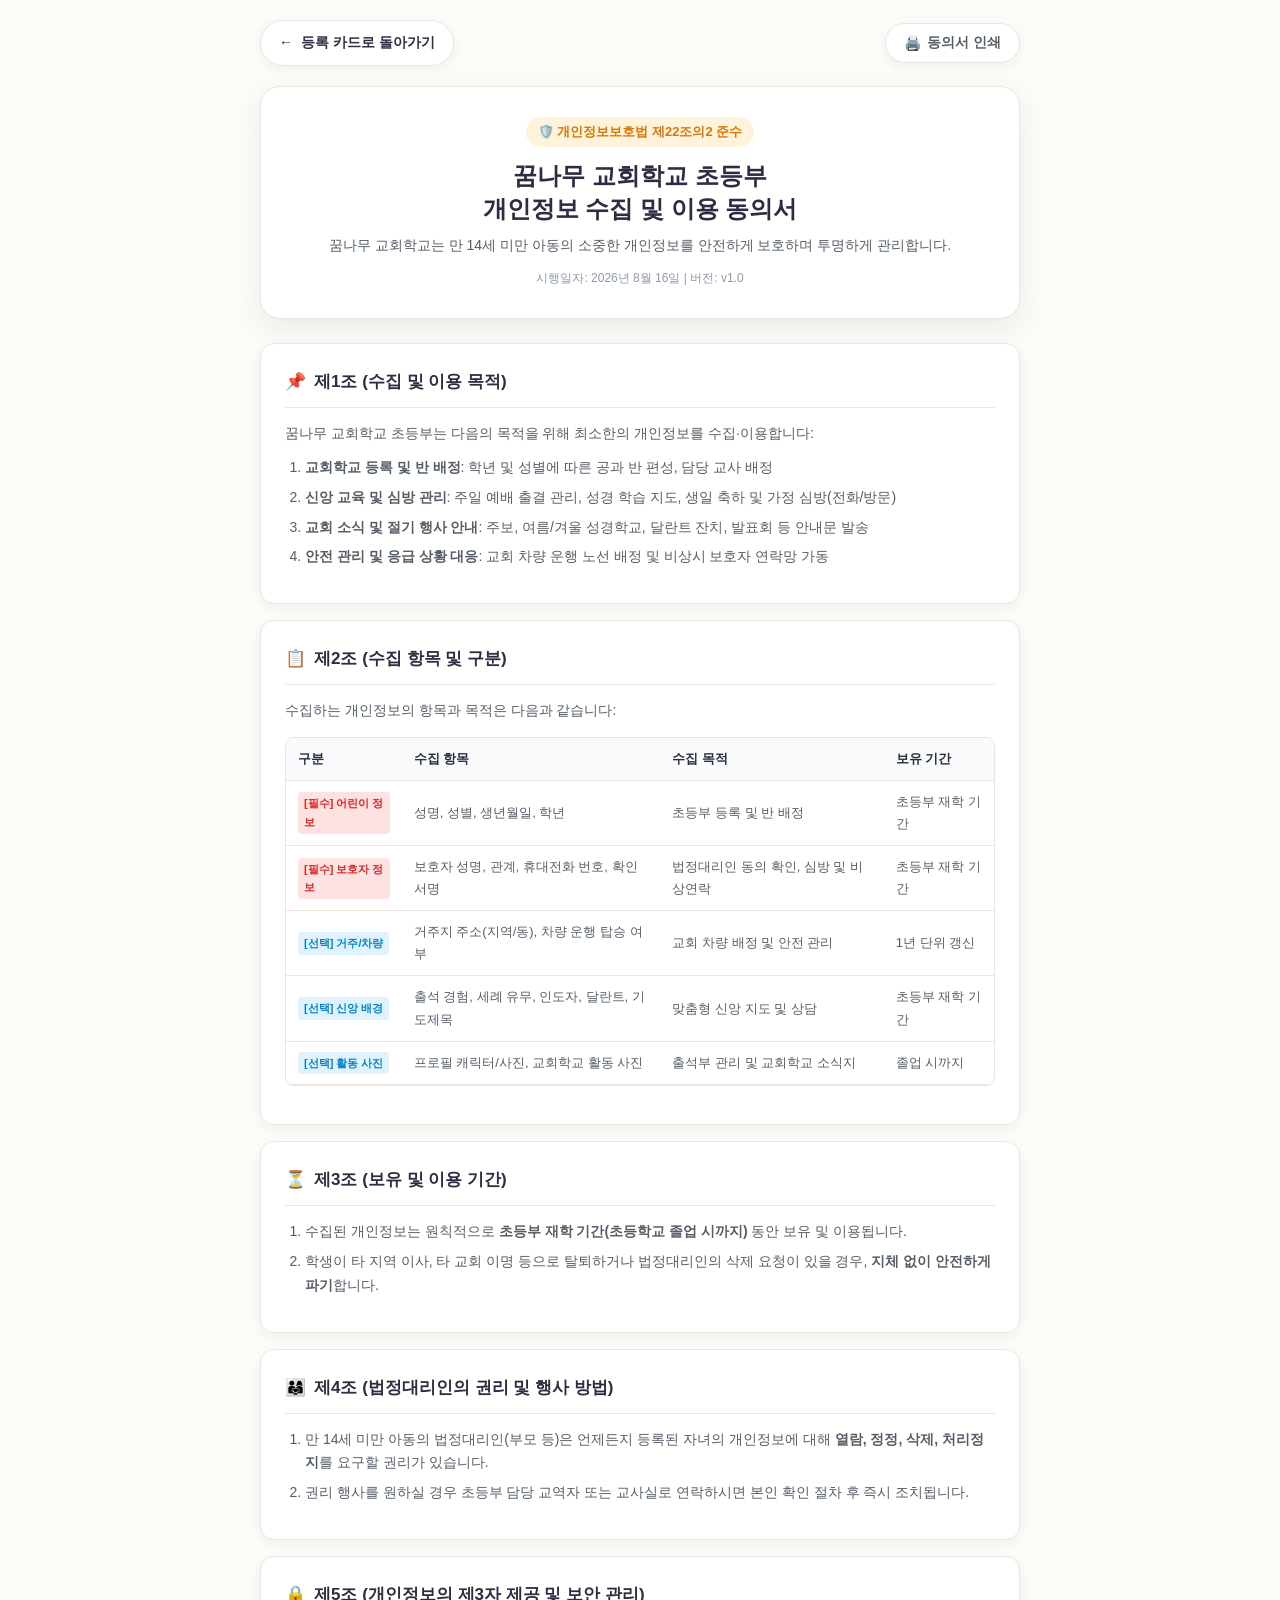
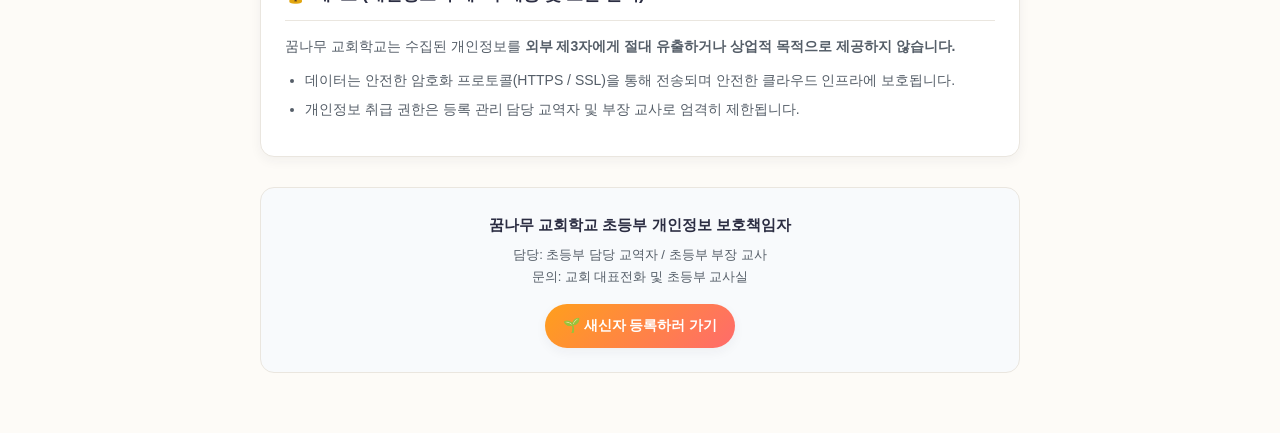
<file: privacy.html>
<!DOCTYPE html>
<html lang="ko">
<head>
  <meta charset="UTF-8">
  <meta name="viewport" content="width=device-width, initial-scale=1.0, maximum-scale=1.0, user-scalable=no">
  <title>개인정보 수집 및 이용 동의서 | 꿈나무 교회학교</title>
  <meta name="description" content="꿈나무 교회학교 초등부 만 14세 미만 아동 개인정보 처리방침 및 동의서">
  
  <!-- Favicon -->
  <link rel="icon" href="data:image/svg+xml,<svg xmlns=%22http://www.w3.org/2000/svg%22 viewBox=%220 0 100 100%22><text y=%22.9em%22 font-size=%2290%22>🛡️</text></svg>">
  
  <!-- Stylesheets -->
  <link rel="stylesheet" href="css/privacy.css">
</head>
<body>

  <div class="privacy-container">
    
    <!-- Navigation -->
    <nav class="privacy-nav">
      <a href="index.html" class="btn-back">
        <span>←</span>
        <span>등록 카드로 돌아가기</span>
      </a>
      <button type="button" class="btn-print" onclick="window.print()">
        <span>🖨️</span>
        <span>동의서 인쇄</span>
      </button>
    </nav>

    <!-- Header Card -->
    <header class="doc-header-card">
      <span class="doc-badge">🛡️ 개인정보보호법 제22조의2 준수</span>
      <h1 class="doc-title">꿈나무 교회학교 초등부<br>개인정보 수집 및 이용 동의서</h1>
      <p class="doc-subtitle">
        꿈나무 교회학교는 만 14세 미만 아동의 소중한 개인정보를 안전하게 보호하며 투명하게 관리합니다.
      </p>
      <p class="doc-date">시행일자: 2026년 8월 16일 | 버전: v1.0</p>
    </header>

    <!-- Clause 1 -->
    <section class="clause-card">
      <h2 class="clause-title"><span>📌</span> 제1조 (수집 및 이용 목적)</h2>
      <div class="clause-body">
        <p>꿈나무 교회학교 초등부는 다음의 목적을 위해 최소한의 개인정보를 수집·이용합니다:</p>
        <ol>
          <li><strong>교회학교 등록 및 반 배정</strong>: 학년 및 성별에 따른 공과 반 편성, 담당 교사 배정</li>
          <li><strong>신앙 교육 및 심방 관리</strong>: 주일 예배 출결 관리, 성경 학습 지도, 생일 축하 및 가정 심방(전화/방문)</li>
          <li><strong>교회 소식 및 절기 행사 안내</strong>: 주보, 여름/겨울 성경학교, 달란트 잔치, 발표회 등 안내문 발송</li>
          <li><strong>안전 관리 및 응급 상황 대응</strong>: 교회 차량 운행 노선 배정 및 비상시 보호자 연락망 가동</li>
        </ol>
      </div>
    </section>

    <!-- Clause 2 -->
    <section class="clause-card">
      <h2 class="clause-title"><span>📋</span> 제2조 (수집 항목 및 구분)</h2>
      <div class="clause-body">
        <p>수집하는 개인정보의 항목과 목적은 다음과 같습니다:</p>
        
        <div class="table-wrap">
          <table class="privacy-table">
            <thead>
              <tr>
                <th>구분</th>
                <th>수집 항목</th>
                <th>수집 목적</th>
                <th>보유 기간</th>
              </tr>
            </thead>
            <tbody>
              <tr>
                <td><span class="badge-required">[필수] 어린이 정보</span></td>
                <td>성명, 성별, 생년월일, 학년</td>
                <td>초등부 등록 및 반 배정</td>
                <td>초등부 재학 기간</td>
              </tr>
              <tr>
                <td><span class="badge-required">[필수] 보호자 정보</span></td>
                <td>보호자 성명, 관계, 휴대전화 번호, 확인 서명</td>
                <td>법정대리인 동의 확인, 심방 및 비상연락</td>
                <td>초등부 재학 기간</td>
              </tr>
              <tr>
                <td><span class="badge-optional">[선택] 거주/차량</span></td>
                <td>거주지 주소(지역/동), 차량 운행 탑승 여부</td>
                <td>교회 차량 배정 및 안전 관리</td>
                <td>1년 단위 갱신</td>
              </tr>
              <tr>
                <td><span class="badge-optional">[선택] 신앙 배경</span></td>
                <td>출석 경험, 세례 유무, 인도자, 달란트, 기도제목</td>
                <td>맞춤형 신앙 지도 및 상담</td>
                <td>초등부 재학 기간</td>
              </tr>
              <tr>
                <td><span class="badge-optional">[선택] 활동 사진</span></td>
                <td>프로필 캐릭터/사진, 교회학교 활동 사진</td>
                <td>출석부 관리 및 교회학교 소식지</td>
                <td>졸업 시까지</td>
              </tr>
            </tbody>
          </table>
        </div>
      </div>
    </section>

    <!-- Clause 3 -->
    <section class="clause-card">
      <h2 class="clause-title"><span>⏳</span> 제3조 (보유 및 이용 기간)</h2>
      <div class="clause-body">
        <ol>
          <li>수집된 개인정보는 원칙적으로 <strong>초등부 재학 기간(초등학교 졸업 시까지)</strong> 동안 보유 및 이용됩니다.</li>
          <li>학생이 타 지역 이사, 타 교회 이명 등으로 탈퇴하거나 법정대리인의 삭제 요청이 있을 경우, <strong>지체 없이 안전하게 파기</strong>합니다.</li>
        </ol>
      </div>
    </section>

    <!-- Clause 4 -->
    <section class="clause-card">
      <h2 class="clause-title"><span>👨‍👩‍👧</span> 제4조 (법정대리인의 권리 및 행사 방법)</h2>
      <div class="clause-body">
        <ol>
          <li>만 14세 미만 아동의 법정대리인(부모 등)은 언제든지 등록된 자녀의 개인정보에 대해 <strong>열람, 정정, 삭제, 처리정지</strong>를 요구할 권리가 있습니다.</li>
          <li>권리 행사를 원하실 경우 초등부 담당 교역자 또는 교사실로 연락하시면 본인 확인 절차 후 즉시 조치됩니다.</li>
        </ol>
      </div>
    </section>

    <!-- Clause 5 -->
    <section class="clause-card">
      <h2 class="clause-title"><span>🔒</span> 제5조 (개인정보의 제3자 제공 및 보안 관리)</h2>
      <div class="clause-body">
        <p>꿈나무 교회학교는 수집된 개인정보를 <strong>외부 제3자에게 절대 유출하거나 상업적 목적으로 제공하지 않습니다.</strong></p>
        <ul>
          <li>데이터는 안전한 암호화 프로토콜(HTTPS / SSL)을 통해 전송되며 안전한 클라우드 인프라에 보호됩니다.</li>
          <li>개인정보 취급 권한은 등록 관리 담당 교역자 및 부장 교사로 엄격히 제한됩니다.</li>
        </ul>
      </div>
    </section>

    <!-- Footer Box -->
    <footer class="privacy-footer-card">
      <h4>꿈나무 교회학교 초등부 개인정보 보호책임자</h4>
      <p>
        담당: 초등부 담당 교역자 / 초등부 부장 교사<br>
        문의: 교회 대표전화 및 초등부 교사실
      </p>
      <div style="margin-top:16px;">
        <a href="index.html" class="btn-back" style="background:var(--primary-gradient); color:#FFF; border:none;">
          <span>🌱 새신자 등록하러 가기</span>
        </a>
      </div>
    </footer>

  </div>

</body>
</html>
</file>
<file: css/privacy.css>
/* ==========================================================================
   🛡️ 개인정보 수집·이용 동의서 전용 스타일시트 (privacy.css)
   ========================================================================== */

@import url('https://fonts.googleapis.com/css2?family=Pretendard:wght@400;500;600;700;800&family=Gowun+Dodum&display=swap');

:root {
  --primary-amber: #FF9F1C;
  --primary-coral: #FF6B6B;
  --primary-gradient: linear-gradient(135deg, #FF9F1C 0%, #FF6B6B 100%);
  --secondary-sky: #4D96FF;
  --secondary-mint: #6BCB77;

  --bg-warm-creme: #FDFBF7;
  --bg-surface-white: #FFFFFF;
  --bg-card-subtle: #F8F9FA;
  --border-soft: #EAE6DF;

  --text-dark: #2B2D42;
  --text-muted: #555E68;
  --text-light: #8D99AE;

  --radius-sm: 8px;
  --radius-md: 14px;
  --radius-lg: 20px;
  --radius-full: 9999px;

  --shadow-sm: 0 4px 12px rgba(43, 45, 66, 0.05);
  --shadow-md: 0 10px 28px rgba(43, 45, 66, 0.08);
}

*, *::before, *::after {
  box-sizing: border-box;
  margin: 0;
  padding: 0;
}

body {
  font-family: 'Pretendard', -apple-system, BlinkMacSystemFont, sans-serif;
  background-color: var(--bg-warm-creme);
  color: var(--text-dark);
  line-height: 1.7;
  padding: 20px 16px 60px;
  -webkit-font-smoothing: antialiased;
}

.privacy-container {
  max-width: 760px;
  margin: 0 auto;
}

/* Header */
.privacy-nav {
  display: flex;
  align-items: center;
  justify-content: space-between;
  margin-bottom: 20px;
}

.btn-back {
  display: inline-flex;
  align-items: center;
  gap: 8px;
  background: var(--bg-surface-white);
  border: 1px solid var(--border-soft);
  padding: 10px 18px;
  border-radius: var(--radius-full);
  font-size: 14px;
  font-weight: 700;
  color: var(--text-dark);
  text-decoration: none;
  box-shadow: var(--shadow-sm);
  transition: 0.2s ease;
}

.btn-back:hover {
  background: var(--text-dark);
  color: #FFF;
  border-color: var(--text-dark);
  transform: translateX(-3px);
}

.btn-print {
  display: inline-flex;
  align-items: center;
  gap: 6px;
  background: var(--bg-surface-white);
  border: 1px solid var(--border-soft);
  padding: 10px 18px;
  border-radius: var(--radius-full);
  font-size: 14px;
  font-weight: 600;
  color: var(--text-muted);
  cursor: pointer;
  box-shadow: var(--shadow-sm);
  transition: 0.2s ease;
}

.btn-print:hover {
  background: #F1F5F9;
  color: var(--text-dark);
}

/* Hero Header */
.doc-header-card {
  background: var(--bg-surface-white);
  border-radius: var(--radius-lg);
  padding: 30px 24px;
  box-shadow: var(--shadow-md);
  border: 1px solid var(--border-soft);
  margin-bottom: 24px;
  text-align: center;
}

.doc-badge {
  display: inline-flex;
  align-items: center;
  gap: 6px;
  background: #FFF3DC;
  color: #D97706;
  font-size: 13px;
  font-weight: 700;
  padding: 4px 12px;
  border-radius: var(--radius-full);
  margin-bottom: 12px;
}

.doc-title {
  font-size: 24px;
  font-weight: 800;
  color: var(--text-dark);
  margin-bottom: 8px;
  line-height: 1.4;
}

.doc-subtitle {
  font-size: 14px;
  color: var(--text-muted);
}

.doc-date {
  font-size: 12px;
  color: var(--text-light);
  margin-top: 10px;
}

/* Clause Sections */
.clause-card {
  background: var(--bg-surface-white);
  border-radius: var(--radius-md);
  padding: 24px;
  box-shadow: var(--shadow-sm);
  border: 1px solid var(--border-soft);
  margin-bottom: 16px;
}

.clause-title {
  font-size: 17px;
  font-weight: 800;
  color: var(--text-dark);
  display: flex;
  align-items: center;
  gap: 8px;
  margin-bottom: 14px;
  border-bottom: 1px solid var(--border-soft);
  padding-bottom: 10px;
}

.clause-body {
  font-size: 14px;
  color: var(--text-muted);
}

.clause-body p {
  margin-bottom: 10px;
}

.clause-body ol, .clause-body ul {
  padding-left: 20px;
  margin-bottom: 10px;
}

.clause-body li {
  margin-bottom: 6px;
}

/* Table Styling */
.table-wrap {
  width: 100%;
  overflow-x: auto;
  margin: 14px 0;
  border: 1px solid var(--border-soft);
  border-radius: var(--radius-sm);
}

.privacy-table {
  width: 100%;
  border-collapse: collapse;
  font-size: 13px;
  text-align: left;
}

.privacy-table th {
  background: #F8FAFC;
  padding: 10px 12px;
  font-weight: 700;
  color: var(--text-dark);
  border-bottom: 1px solid var(--border-soft);
}

.privacy-table td {
  padding: 10px 12px;
  border-bottom: 1px solid var(--border-soft);
  color: var(--text-muted);
}

.badge-required {
  display: inline-block;
  background: #FEE2E2;
  color: #DC2626;
  font-size: 11px;
  font-weight: 700;
  padding: 2px 6px;
  border-radius: 4px;
}

.badge-optional {
  display: inline-block;
  background: #E0F2FE;
  color: #0284C7;
  font-size: 11px;
  font-weight: 700;
  padding: 2px 6px;
  border-radius: 4px;
}

/* Footer Box */
.privacy-footer-card {
  text-align: center;
  padding: 24px;
  background: #F8FAFC;
  border-radius: var(--radius-md);
  border: 1px solid var(--border-soft);
  margin-top: 30px;
}

.privacy-footer-card h4 {
  font-size: 15px;
  color: var(--text-dark);
  margin-bottom: 6px;
}

.privacy-footer-card p {
  font-size: 13px;
  color: var(--text-muted);
}

/* Print Styles */
@media print {
  body {
    background: #FFF !important;
    padding: 0 !important;
    font-size: 11pt !important;
  }
  .privacy-nav, .btn-print, .btn-back {
    display: none !important;
  }
  .doc-header-card, .clause-card, .privacy-footer-card {
    box-shadow: none !important;
    border: none !important;
    padding: 10px 0 !important;
  }
  .doc-title {
    font-size: 18pt !important;
  }
  .clause-title {
    font-size: 13pt !important;
    border-bottom: 1px solid #000 !important;
  }
  .privacy-table th, .privacy-table td {
    border: 1px solid #333 !important;
    font-size: 10pt !important;
  }
}
</file>
